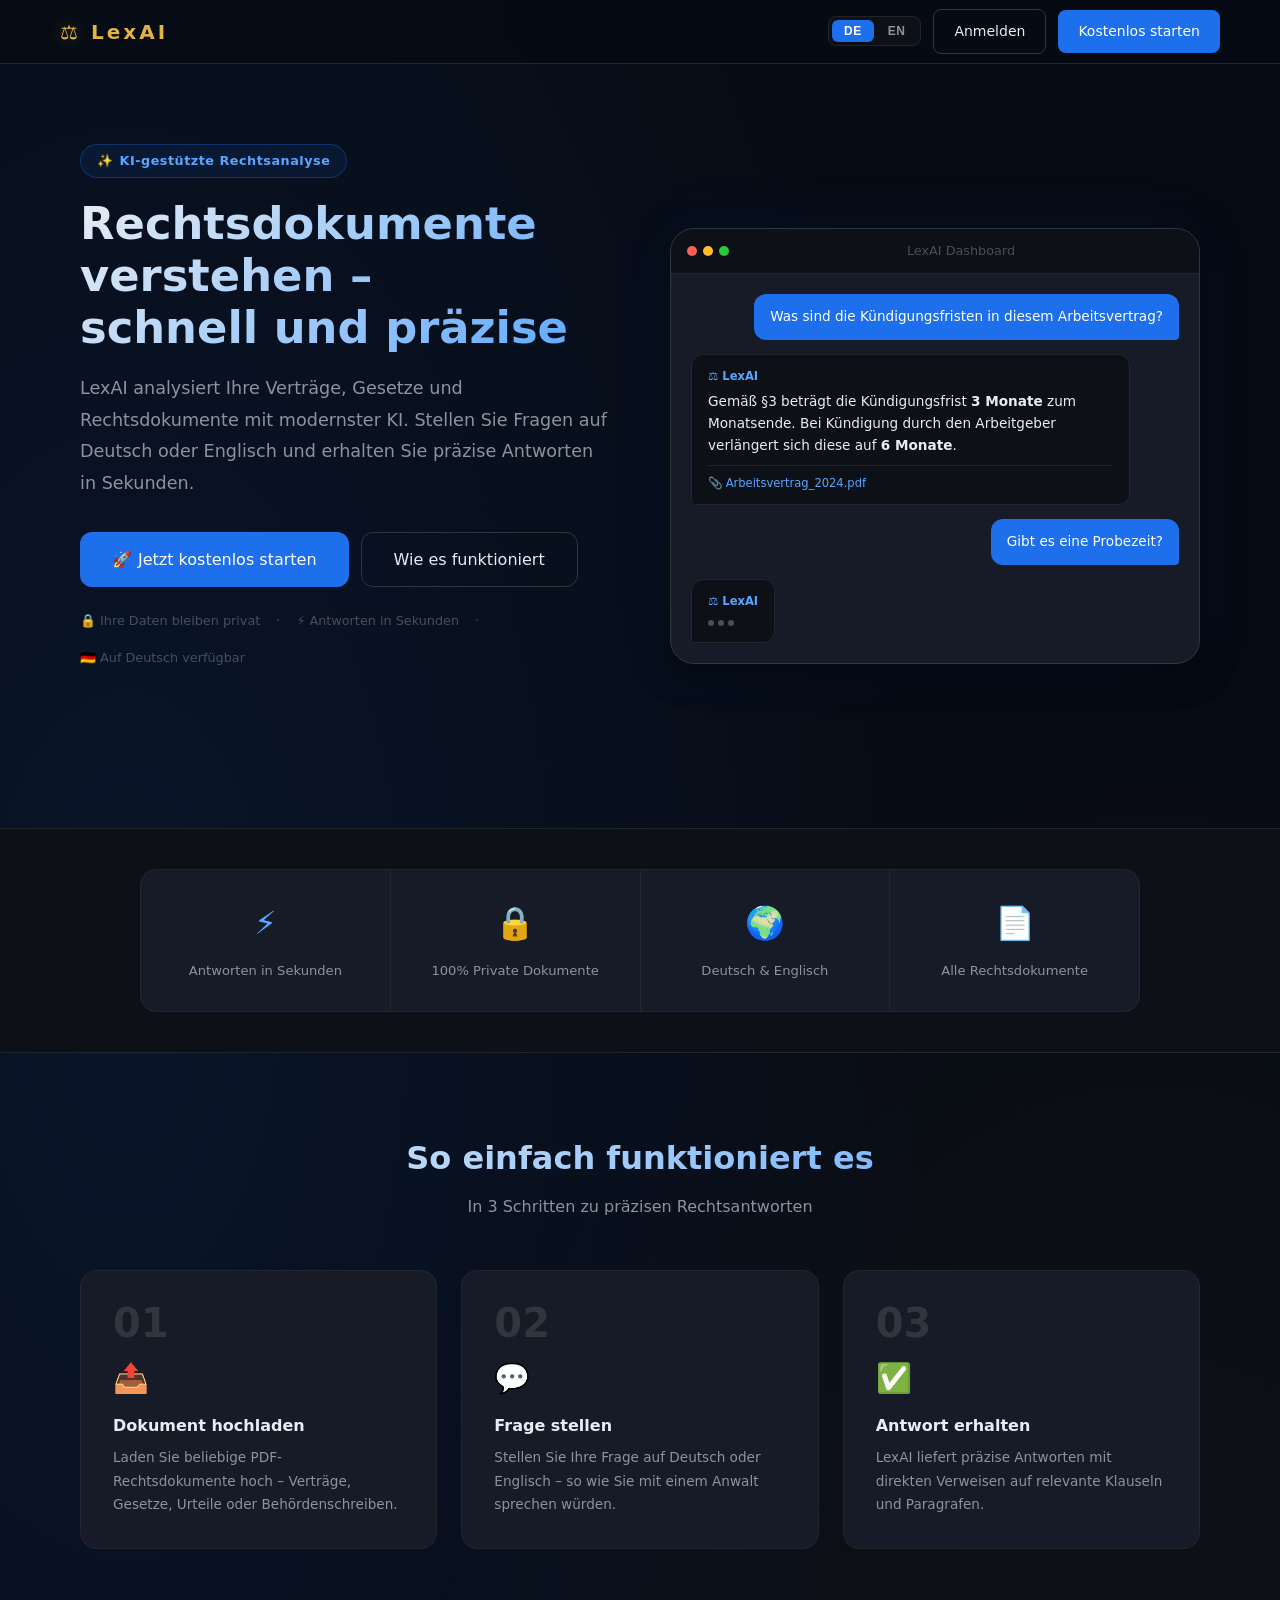
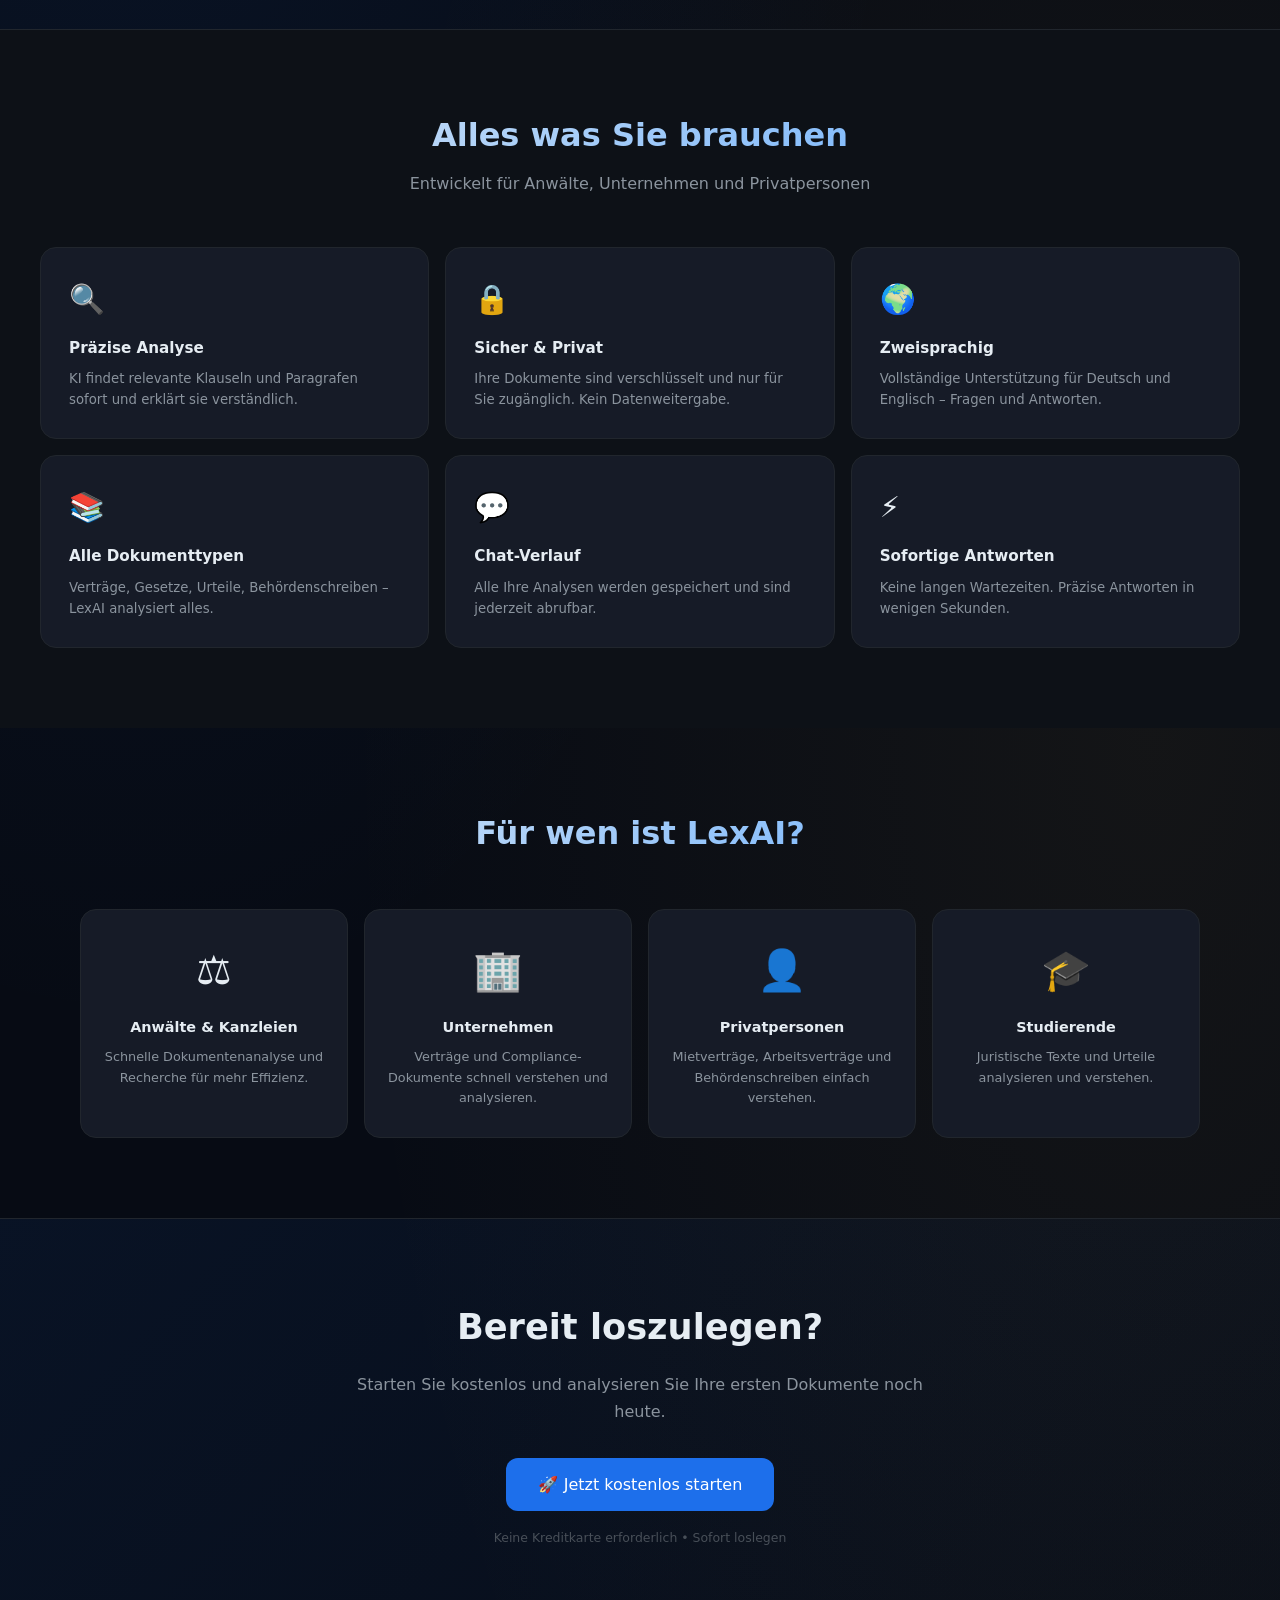
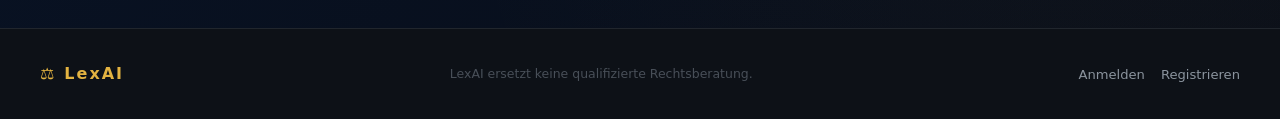
<file: templates/index.html>
<!doctype html>
<html lang="de">
  <head>
    <meta charset="UTF-8" />
    <meta name="viewport" content="width=device-width, initial-scale=1.0" />
    <title>LexAI – KI-gestützte Rechtsanalyse</title>
    <meta
      name="description"
      content="LexAI analysiert Ihre Rechtsdokumente mit KI. Stellen Sie Fragen zu Verträgen, Gesetzen und rechtlichen Dokumenten."
    />
    <link rel="stylesheet" href="/static/css/style.css" />
    <link rel="icon" href="/favicon.ico" />
  </head>
  <body class="landing-page">
    <!-- ═══ NAV ═══ -->
    <nav class="nav">
      <a class="nav-logo" href="/">
        <span>⚖️</span>
        <span>LexAI</span>
      </a>
      <div class="nav-actions">
        <div class="lang-switcher">
          <button onclick="setLang('de')" id="btn-de" class="lang-btn active">
            DE
          </button>
          <button onclick="setLang('en')" id="btn-en" class="lang-btn">
            EN
          </button>
        </div>
        <a
          href="/login"
          class="btn-outline"
          data-de="Anmelden"
          data-en="Sign In"
          >Anmelden</a
        >
        <a
          href="/register"
          class="btn-primary"
          data-de="Kostenlos starten"
          data-en="Start for Free"
          >Kostenlos starten</a
        >
      </div>
    </nav>

    <!-- ═══ HERO ═══ -->
    <section class="hero">
      <div class="hero-content">
        <div class="hero-badge">
          <span>✨</span>
          <span
            data-de="KI-gestützte Rechtsanalyse"
            data-en="AI-Powered Legal Analysis"
          >
            KI-gestützte Rechtsanalyse
          </span>
        </div>

        <h1>
          <span
            data-de="Rechtsdokumente verstehen –"
            data-en="Understand Legal Documents –"
          >
            Rechtsdokumente verstehen –
          </span>
          <br />
          <span data-de="schnell und präzise" data-en="Fast and Precise">
            schnell und präzise
          </span>
        </h1>

        <p
          data-de="LexAI analysiert Ihre Verträge, Gesetze und Rechtsdokumente mit modernster KI. Stellen Sie Fragen auf Deutsch oder Englisch und erhalten Sie präzise Antworten in Sekunden."
          data-en="LexAI analyzes your contracts, laws, and legal documents with cutting-edge AI. Ask questions in German or English and get precise answers in seconds."
        >
          LexAI analysiert Ihre Verträge, Gesetze und Rechtsdokumente mit
          modernster KI. Stellen Sie Fragen auf Deutsch oder Englisch und
          erhalten Sie präzise Antworten in Sekunden.
        </p>

        <div class="hero-actions">
          <a href="/register" class="btn-primary btn-large">
            <span>🚀</span>
            <span
              data-de="Jetzt kostenlos starten"
              data-en="Start for Free Now"
            >
              Jetzt kostenlos starten
            </span>
          </a>
          <a
            href="#how-it-works"
            class="btn-outline btn-large"
            data-de="Wie es funktioniert"
            data-en="How it works"
          >
            Wie es funktioniert
          </a>
        </div>

        <div class="hero-trust">
          <span
            data-de="🔒 Ihre Daten bleiben privat"
            data-en="🔒 Your data stays private"
          >
            🔒 Ihre Daten bleiben privat
          </span>
          <span>·</span>
          <span
            data-de="⚡ Antworten in Sekunden"
            data-en="⚡ Answers in seconds"
          >
            ⚡ Antworten in Sekunden
          </span>
          <span>·</span>
          <span
            data-de="🇩🇪 Auf Deutsch verfügbar"
            data-en="🇩🇪 Available in German"
          >
            🇩🇪 Auf Deutsch verfügbar
          </span>
        </div>
      </div>

      <!-- Demo Preview -->
      <div class="hero-demo">
        <div class="demo-window">
          <div class="demo-topbar">
            <div class="demo-dots"><span></span><span></span><span></span></div>
            <span class="demo-title">LexAI Dashboard</span>
          </div>
          <div class="demo-content">
            <div class="demo-message user">
              <span
                data-de="Was sind die Kündigungsfristen in diesem Arbeitsvertrag?"
                data-en="What are the notice periods in this employment contract?"
              >
                Was sind die Kündigungsfristen in diesem Arbeitsvertrag?
              </span>
            </div>
            <div class="demo-message bot">
              <div class="demo-bot-header">⚖️ LexAI</div>
              <span>
                Gemäß §3 beträgt die Kündigungsfrist
                <strong>3 Monate</strong> zum Monatsende. Bei Kündigung durch
                den Arbeitgeber verlängert sich diese auf
                <strong>6 Monate</strong>.
              </span>
              <div class="demo-source">📎 Arbeitsvertrag_2024.pdf</div>
            </div>
            <div class="demo-message user">
              <span
                data-de="Gibt es eine Probezeit?"
                data-en="Is there a probationary period?"
              >
                Gibt es eine Probezeit?
              </span>
            </div>
            <div class="demo-message bot typing">
              <div class="demo-bot-header">⚖️ LexAI</div>
              <div class="demo-typing">
                <span></span><span></span><span></span>
              </div>
            </div>
          </div>
        </div>
      </div>
    </section>

    <!-- ═══ STATS ═══ -->
    <section class="stats-section">
      <div class="stats-grid">
        <div class="stat-item">
          <span class="stat-number">⚡</span>
          <span
            class="stat-label"
            data-de="Antworten in Sekunden"
            data-en="Answers in seconds"
          >
            Antworten in Sekunden
          </span>
        </div>
        <div class="stat-item">
          <span class="stat-number">🔒</span>
          <span
            class="stat-label"
            data-de="100% Private Dokumente"
            data-en="100% Private Documents"
          >
            100% Private Dokumente
          </span>
        </div>
        <div class="stat-item">
          <span class="stat-number">🌍</span>
          <span
            class="stat-label"
            data-de="Deutsch & Englisch"
            data-en="German & English"
          >
            Deutsch & Englisch
          </span>
        </div>
        <div class="stat-item">
          <span class="stat-number">📄</span>
          <span
            class="stat-label"
            data-de="Alle Rechtsdokumente"
            data-en="All Legal Documents"
          >
            Alle Rechtsdokumente
          </span>
        </div>
      </div>
    </section>

    <!-- ═══ HOW IT WORKS ═══ -->
    <section class="how-section" id="how-it-works">
      <div class="section-header">
        <h2 data-de="So einfach funktioniert es" data-en="It's this simple">
          So einfach funktioniert es
        </h2>
        <p
          data-de="In 3 Schritten zu präzisen Rechtsantworten"
          data-en="3 steps to precise legal answers"
        >
          In 3 Schritten zu präzisen Rechtsantworten
        </p>
      </div>

      <div class="steps-grid">
        <div class="step-card">
          <div class="step-number">01</div>
          <div class="step-icon">📤</div>
          <h3 data-de="Dokument hochladen" data-en="Upload Document">
            Dokument hochladen
          </h3>
          <p
            data-de="Laden Sie beliebige PDF-Rechtsdokumente hoch – Verträge, Gesetze, Urteile oder Behördenschreiben."
            data-en="Upload any PDF legal documents – contracts, laws, judgments, or official letters."
          >
            Laden Sie beliebige PDF-Rechtsdokumente hoch.
          </p>
        </div>
        <div class="step-card">
          <div class="step-number">02</div>
          <div class="step-icon">💬</div>
          <h3 data-de="Frage stellen" data-en="Ask a Question">
            Frage stellen
          </h3>
          <p
            data-de="Stellen Sie Ihre Frage auf Deutsch oder Englisch – so wie Sie mit einem Anwalt sprechen würden."
            data-en="Ask your question in German or English – just like talking to a lawyer."
          >
            Stellen Sie Ihre Frage auf Deutsch oder Englisch.
          </p>
        </div>
        <div class="step-card">
          <div class="step-number">03</div>
          <div class="step-icon">✅</div>
          <h3 data-de="Antwort erhalten" data-en="Get Your Answer">
            Antwort erhalten
          </h3>
          <p
            data-de="LexAI liefert präzise Antworten mit direkten Verweisen auf relevante Klauseln und Paragrafen."
            data-en="LexAI delivers precise answers with direct references to relevant clauses and paragraphs."
          >
            LexAI liefert präzise Antworten mit Quellenangaben.
          </p>
        </div>
      </div>
    </section>

    <!-- ═══ FEATURES ═══ -->
    <section class="features-section">
      <div class="section-header">
        <h2 data-de="Alles was Sie brauchen" data-en="Everything you need">
          Alles was Sie brauchen
        </h2>
        <p
          data-de="Entwickelt für Anwälte, Unternehmen und Privatpersonen"
          data-en="Built for lawyers, businesses, and individuals"
        >
          Entwickelt für Anwälte, Unternehmen und Privatpersonen
        </p>
      </div>

      <div class="features-grid">
        <div class="feature-card">
          <div class="feature-icon">🔍</div>
          <h3 data-de="Präzise Analyse" data-en="Precise Analysis">
            Präzise Analyse
          </h3>
          <p
            data-de="KI findet relevante Klauseln und Paragrafen sofort und erklärt sie verständlich."
            data-en="AI finds relevant clauses and paragraphs instantly and explains them clearly."
          >
            KI findet relevante Klauseln sofort.
          </p>
        </div>
        <div class="feature-card">
          <div class="feature-icon">🔒</div>
          <h3 data-de="Sicher & Privat" data-en="Secure & Private">
            Sicher & Privat
          </h3>
          <p
            data-de="Ihre Dokumente sind verschlüsselt und nur für Sie zugänglich. Kein Datenweitergabe."
            data-en="Your documents are encrypted and only accessible to you. No data sharing."
          >
            Ihre Dokumente bleiben privat.
          </p>
        </div>
        <div class="feature-card">
          <div class="feature-icon">🌍</div>
          <h3 data-de="Zweisprachig" data-en="Bilingual">Zweisprachig</h3>
          <p
            data-de="Vollständige Unterstützung für Deutsch und Englisch – Fragen und Antworten."
            data-en="Full support for German and English – questions and answers."
          >
            Deutsch und Englisch vollständig unterstützt.
          </p>
        </div>
        <div class="feature-card">
          <div class="feature-icon">📚</div>
          <h3 data-de="Alle Dokumenttypen" data-en="All Document Types">
            Alle Dokumenttypen
          </h3>
          <p
            data-de="Verträge, Gesetze, Urteile, Behördenschreiben – LexAI analysiert alles."
            data-en="Contracts, laws, judgments, official letters – LexAI analyzes everything."
          >
            Verträge, Gesetze, Urteile und mehr.
          </p>
        </div>
        <div class="feature-card">
          <div class="feature-icon">💬</div>
          <h3 data-de="Chat-Verlauf" data-en="Chat History">Chat-Verlauf</h3>
          <p
            data-de="Alle Ihre Analysen werden gespeichert und sind jederzeit abrufbar."
            data-en="All your analyses are saved and accessible at any time."
          >
            Alle Analysen gespeichert und abrufbar.
          </p>
        </div>
        <div class="feature-card">
          <div class="feature-icon">⚡</div>
          <h3 data-de="Sofortige Antworten" data-en="Instant Answers">
            Sofortige Antworten
          </h3>
          <p
            data-de="Keine langen Wartezeiten. Präzise Antworten in wenigen Sekunden."
            data-en="No long waiting times. Precise answers in just a few seconds."
          >
            Präzise Antworten in Sekunden.
          </p>
        </div>
      </div>
    </section>

    <!-- ═══ USE CASES ═══ -->
    <section class="usecases-section">
      <div class="section-header">
        <h2 data-de="Für wen ist LexAI?" data-en="Who is LexAI for?">
          Für wen ist LexAI?
        </h2>
      </div>
      <div class="usecases-grid">
        <div class="usecase-card">
          <span class="usecase-icon">⚖️</span>
          <h3 data-de="Anwälte & Kanzleien" data-en="Lawyers & Law Firms">
            Anwälte & Kanzleien
          </h3>
          <p
            data-de="Schnelle Dokumentenanalyse und Recherche für mehr Effizienz."
            data-en="Fast document analysis and research for greater efficiency."
          >
            Schnelle Analyse für mehr Effizienz.
          </p>
        </div>
        <div class="usecase-card">
          <span class="usecase-icon">🏢</span>
          <h3 data-de="Unternehmen" data-en="Businesses">Unternehmen</h3>
          <p
            data-de="Verträge und Compliance-Dokumente schnell verstehen und analysieren."
            data-en="Quickly understand and analyze contracts and compliance documents."
          >
            Verträge schnell verstehen.
          </p>
        </div>
        <div class="usecase-card">
          <span class="usecase-icon">👤</span>
          <h3 data-de="Privatpersonen" data-en="Individuals">Privatpersonen</h3>
          <p
            data-de="Mietverträge, Arbeitsverträge und Behördenschreiben einfach verstehen."
            data-en="Easily understand rental agreements, employment contracts, and official letters."
          >
            Mietverträge einfach verstehen.
          </p>
        </div>
        <div class="usecase-card">
          <span class="usecase-icon">🎓</span>
          <h3 data-de="Studierende" data-en="Students">Studierende</h3>
          <p
            data-de="Juristische Texte und Urteile analysieren und verstehen."
            data-en="Analyze and understand legal texts and judgments."
          >
            Juristische Texte verstehen.
          </p>
        </div>
      </div>
    </section>

    <!-- ═══ CTA ═══ -->
    <section class="cta-section">
      <div class="cta-content">
        <h2 data-de="Bereit loszulegen?" data-en="Ready to get started?">
          Bereit loszulegen?
        </h2>
        <p
          data-de="Starten Sie kostenlos und analysieren Sie Ihre ersten Dokumente noch heute."
          data-en="Start for free and analyze your first documents today."
        >
          Starten Sie kostenlos und analysieren Sie Ihre ersten Dokumente noch
          heute.
        </p>
        <a href="/register" class="btn-primary btn-large">
          <span>🚀</span>
          <span data-de="Jetzt kostenlos starten" data-en="Start for Free Now">
            Jetzt kostenlos starten
          </span>
        </a>
        <p
          class="cta-note"
          data-de="Keine Kreditkarte erforderlich • Sofort loslegen"
          data-en="No credit card required • Start immediately"
        >
          Keine Kreditkarte erforderlich • Sofort loslegen
        </p>
      </div>
    </section>

    <!-- ═══ FOOTER ═══ -->
    <footer class="footer">
      <div class="footer-content">
        <div class="footer-logo">
          <span>⚖️</span>
          <span>LexAI</span>
        </div>
        <p
          class="footer-note"
          data-de="LexAI ersetzt keine qualifizierte Rechtsberatung."
          data-en="LexAI does not replace qualified legal advice."
        >
          LexAI ersetzt keine qualifizierte Rechtsberatung.
        </p>
        <div class="footer-links">
          <a href="/login" data-de="Anmelden" data-en="Sign In">Anmelden</a>
          <a href="/register" data-de="Registrieren" data-en="Register"
            >Registrieren</a
          >
        </div>
      </div>
    </footer>

    <script src="/static/js/i18n.js"></script>
    <script>
      const token = localStorage.getItem("lexai_token");
      if (token) window.location.href = "/dashboard";
    </script>
  </body>
</html>
</file>
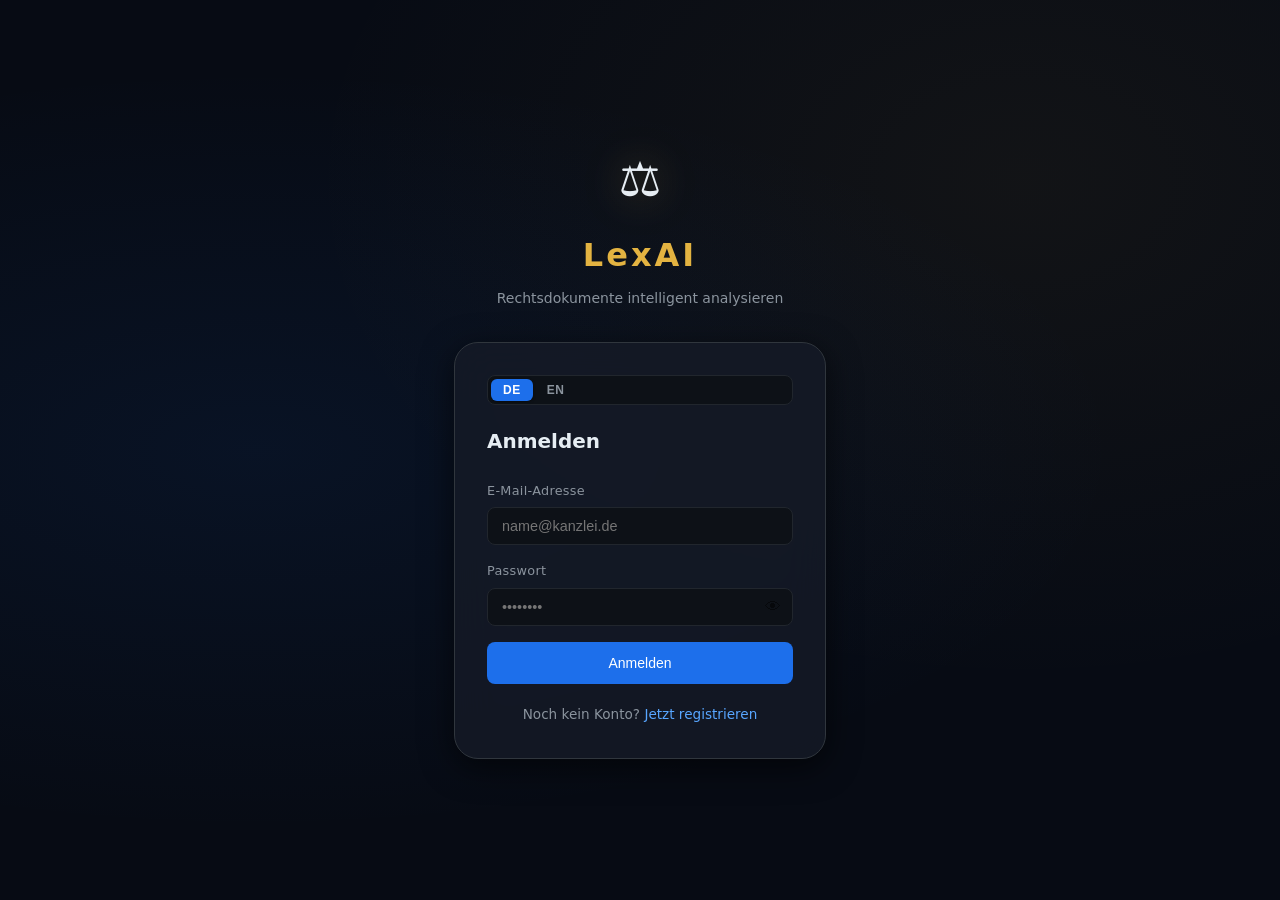
<file: templates/login.html>
<!doctype html>
<html lang="de">
  <head>
    <meta charset="UTF-8" />
    <meta name="viewport" content="width=device-width, initial-scale=1.0" />
    <title>LexAI – Login</title>
    <link rel="stylesheet" href="/static/css/style.css" />
  </head>
  <body class="auth-page">
    <div class="auth-container">
      <div class="auth-logo">
        <span class="logo-icon">⚖️</span>
        <h1>LexAI</h1>
        <p
          class="auth-subtitle"
          data-de="Rechtsdokumente intelligent analysieren"
          data-en="Intelligent Legal Document Analysis"
        >
          Rechtsdokumente intelligent analysieren
        </p>
      </div>

      <div class="auth-card">
        <div class="lang-switcher">
          <button onclick="setLang('de')" id="btn-de" class="lang-btn active">
            DE
          </button>
          <button onclick="setLang('en')" id="btn-en" class="lang-btn">
            EN
          </button>
        </div>

        <h2 data-de="Anmelden" data-en="Sign In">Anmelden</h2>

        <div id="error-msg" class="alert alert-error hidden"></div>

        <form id="login-form">
          <div class="form-group">
            <label data-de="E-Mail-Adresse" data-en="Email Address">
              E-Mail-Adresse
            </label>
            <input
              type="email"
              id="email"
              required
              placeholder="name@kanzlei.de"
            />
          </div>

          <div class="form-group">
            <label data-de="Passwort" data-en="Password">Passwort</label>
            <div class="input-password">
              <input
                type="password"
                id="password"
                required
                placeholder="••••••••"
              />
              <button
                type="button"
                onclick="togglePassword()"
                class="toggle-pass"
              >
                👁
              </button>
            </div>
          </div>

          <button type="submit" class="btn-primary btn-full" id="submit-btn">
            <span data-de="Anmelden" data-en="Sign In">Anmelden</span>
          </button>
        </form>

        <p class="auth-link">
          <span data-de="Noch kein Konto?" data-en="No account yet?">
            Noch kein Konto?
          </span>
          <a
            href="/register"
            data-de="Jetzt registrieren"
            data-en="Register now"
          >
            Jetzt registrieren
          </a>
        </p>
      </div>
    </div>

    <script src="/static/js/i18n.js"></script>
    <script src="/static/js/auth.js"></script>
    <script>
      document
        .getElementById("login-form")
        .addEventListener("submit", async (e) => {
          e.preventDefault();
          await handleLogin(
            document.getElementById("email").value,
            document.getElementById("password").value,
          );
        });
    </script>
  </body>
</html>
</file>
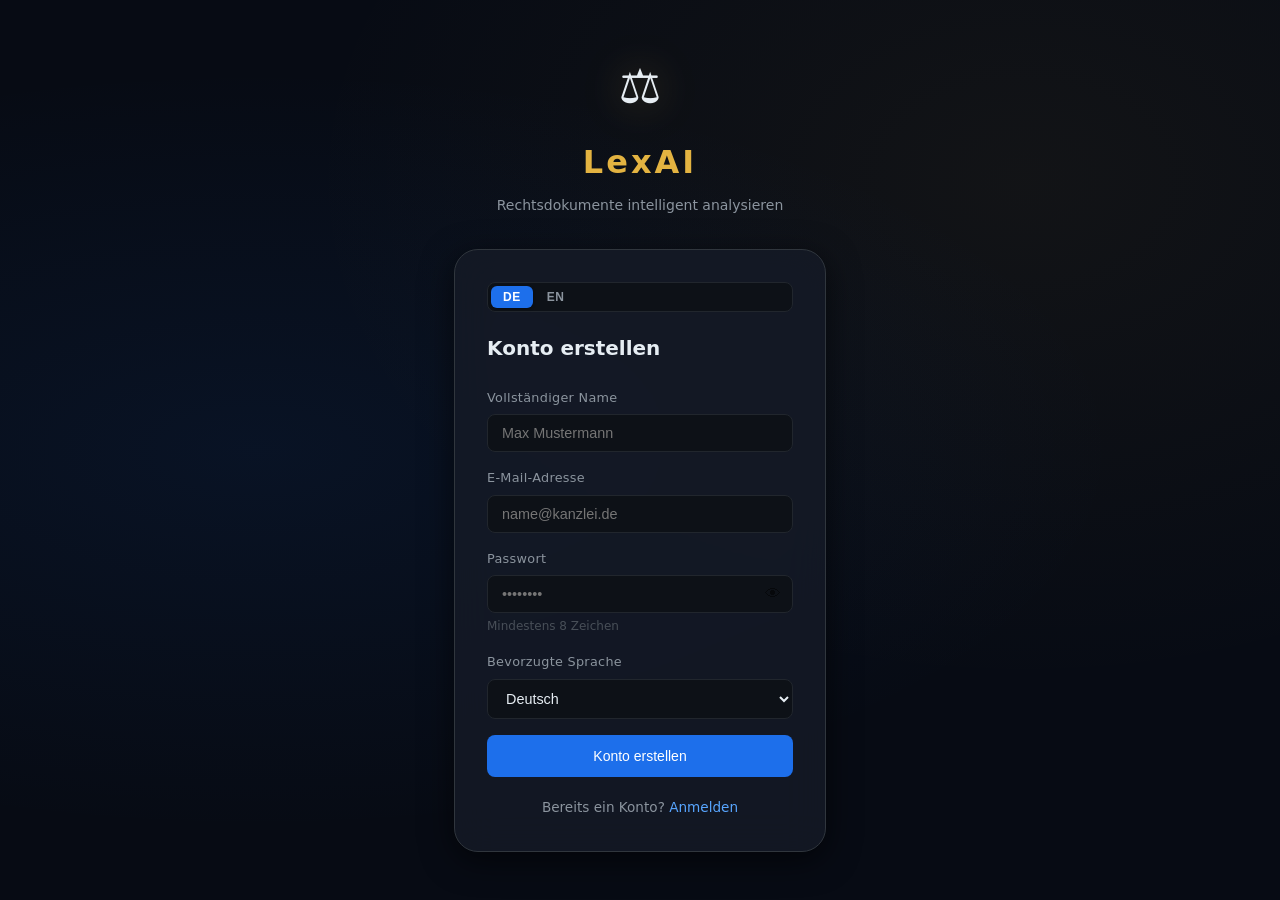
<file: templates/register.html>
<!doctype html>
<html lang="de">
  <head>
    <meta charset="UTF-8" />
    <meta name="viewport" content="width=device-width, initial-scale=1.0" />
    <title>LexAI – Registrieren</title>
    <link rel="stylesheet" href="/static/css/style.css" />
  </head>
  <body class="auth-page">
    <div class="auth-container">
      <div class="auth-logo">
        <span class="logo-icon">⚖️</span>
        <h1>LexAI</h1>
        <p
          class="auth-subtitle"
          data-de="Rechtsdokumente intelligent analysieren"
          data-en="Intelligent Legal Document Analysis"
        >
          Rechtsdokumente intelligent analysieren
        </p>
      </div>

      <div class="auth-card">
        <div class="lang-switcher">
          <button onclick="setLang('de')" id="btn-de" class="lang-btn active">
            DE
          </button>
          <button onclick="setLang('en')" id="btn-en" class="lang-btn">
            EN
          </button>
        </div>

        <h2 data-de="Konto erstellen" data-en="Create Account">
          Konto erstellen
        </h2>

        <div id="error-msg" class="alert alert-error hidden"></div>

        <form id="register-form">
          <div class="form-group">
            <label data-de="Vollständiger Name" data-en="Full Name">
              Vollständiger Name
            </label>
            <input
              type="text"
              id="full_name"
              required
              placeholder="Max Mustermann"
            />
          </div>

          <div class="form-group">
            <label data-de="E-Mail-Adresse" data-en="Email Address">
              E-Mail-Adresse
            </label>
            <input
              type="email"
              id="email"
              required
              placeholder="name@kanzlei.de"
            />
          </div>

          <div class="form-group">
            <label data-de="Passwort" data-en="Password">Passwort</label>
            <div class="input-password">
              <input
                type="password"
                id="password"
                required
                placeholder="••••••••"
              />
              <button
                type="button"
                onclick="togglePassword()"
                class="toggle-pass"
              >
                👁
              </button>
            </div>
            <small
              data-de="Mindestens 8 Zeichen"
              data-en="At least 8 characters"
            >
              Mindestens 8 Zeichen
            </small>
          </div>

          <div class="form-group">
            <label data-de="Bevorzugte Sprache" data-en="Preferred Language">
              Bevorzugte Sprache
            </label>
            <select id="language">
              <option value="de">Deutsch</option>
              <option value="en">English</option>
            </select>
          </div>

          <button type="submit" class="btn-primary btn-full" id="submit-btn">
            <span data-de="Konto erstellen" data-en="Create Account"
              >Konto erstellen</span
            >
          </button>
        </form>

        <p class="auth-link">
          <span data-de="Bereits ein Konto?" data-en="Already have an account?"
            >Bereits ein Konto?</span
          >
          <a href="/login" data-de="Anmelden" data-en="Sign In">Anmelden</a>
        </p>
      </div>
    </div>

    <script src="/static/js/i18n.js"></script>
    <script src="/static/js/auth.js"></script>
    <script>
      document
        .getElementById("register-form")
        .addEventListener("submit", async (e) => {
          e.preventDefault();
          await handleRegister(
            document.getElementById("full_name").value,
            document.getElementById("email").value,
            document.getElementById("password").value,
            document.getElementById("language").value,
          );
        });
    </script>
  </body>
</html>
</file>
<file: static/css/style.css>
/* ═══════════════════════════════════════
   CSS Variables & Reset
═══════════════════════════════════════ */
:root {
  --bg-primary: #070b14;
  --bg-secondary: #0d1117;
  --bg-card: #161b27;
  --bg-hover: #1c2333;
  --bg-glass: rgba(22, 27, 39, 0.8);
  --border: #21262d;
  --border-light: #30363d;
  --accent: #1d6feb;
  --accent-hover: #1558c0;
  --accent-light: #58a6ff;
  --accent-glow: rgba(29, 111, 235, 0.15);
  --text-primary: #e6edf3;
  --text-secondary: #8b949e;
  --text-muted: #484f58;
  --success: #3fb950;
  --error: #f85149;
  --warning: #d29922;
  --gold: #e3b341;
  --gold-light: #f0d070;
  --radius-sm: 8px;
  --radius-md: 12px;
  --radius-lg: 16px;
  --radius-xl: 24px;
  --shadow-sm: 0 1px 3px rgba(0, 0, 0, 0.4);
  --shadow-md: 0 4px 16px rgba(0, 0, 0, 0.5);
  --shadow-lg: 0 8px 32px rgba(0, 0, 0, 0.6);
  --shadow-glow: 0 0 20px rgba(29, 111, 235, 0.2);
  --font: "Segoe UI", system-ui, -apple-system, sans-serif;
  --font-mono: "Cascadia Code", "Fira Code", monospace;
  --transition: 0.2s cubic-bezier(0.4, 0, 0.2, 1);
}

*,
*::before,
*::after {
  margin: 0;
  padding: 0;
  box-sizing: border-box;
}

html {
  scroll-behavior: smooth;
}

body {
  font-family: var(--font);
  background: var(--bg-primary);
  color: var(--text-primary);
  min-height: 100vh;
  line-height: 1.6;
  -webkit-font-smoothing: antialiased;
}

/* ═══════════════════════════════════════
   Scrollbar
═══════════════════════════════════════ */
::-webkit-scrollbar {
  width: 6px;
  height: 6px;
}
::-webkit-scrollbar-track {
  background: transparent;
}
::-webkit-scrollbar-thumb {
  background: var(--border-light);
  border-radius: 100px;
}
::-webkit-scrollbar-thumb:hover {
  background: var(--text-muted);
}

/* ═══════════════════════════════════════
   Buttons
═══════════════════════════════════════ */
.btn-primary {
  background: var(--accent);
  color: white;
  padding: 10px 20px;
  border-radius: var(--radius-sm);
  border: none;
  cursor: pointer;
  font-size: 0.875rem;
  font-weight: 500;
  text-decoration: none;
  display: inline-flex;
  align-items: center;
  gap: 6px;
  transition: var(--transition);
  white-space: nowrap;
}
.btn-primary:hover {
  background: var(--accent-hover);
  box-shadow: var(--shadow-glow);
  transform: translateY(-1px);
}
.btn-primary:active {
  transform: translateY(0);
}
.btn-primary.btn-full {
  width: 100%;
  justify-content: center;
  padding: 13px;
}
.btn-primary.btn-large {
  padding: 14px 32px;
  font-size: 1rem;
  border-radius: var(--radius-md);
}

.btn-outline {
  background: transparent;
  color: var(--text-primary);
  padding: 10px 20px;
  border-radius: var(--radius-sm);
  border: 1px solid var(--border-light);
  cursor: pointer;
  font-size: 0.875rem;
  text-decoration: none;
  display: inline-flex;
  align-items: center;
  gap: 6px;
  transition: var(--transition);
  white-space: nowrap;
}
.btn-outline:hover {
  border-color: var(--accent-light);
  background: var(--accent-glow);
  transform: translateY(-1px);
}
.btn-outline.btn-large {
  padding: 14px 32px;
  font-size: 1rem;
  border-radius: var(--radius-md);
}

/* ═══════════════════════════════════════
   Language Switcher
═══════════════════════════════════════ */
.lang-switcher {
  display: flex;
  gap: 2px;
  background: var(--bg-secondary);
  padding: 3px;
  border-radius: var(--radius-sm);
  border: 1px solid var(--border);
}
.lang-btn {
  background: transparent;
  border: none;
  color: var(--text-secondary);
  padding: 4px 12px;
  border-radius: 6px;
  cursor: pointer;
  font-size: 0.75rem;
  font-weight: 600;
  letter-spacing: 0.5px;
  transition: var(--transition);
}
.lang-btn.active {
  background: var(--accent);
  color: white;
  box-shadow: var(--shadow-sm);
}

/* ═══════════════════════════════════════
   Auth Pages
═══════════════════════════════════════ */
.auth-page {
  display: flex;
  align-items: center;
  justify-content: center;
  min-height: 100vh;
  background:
    radial-gradient(
      ellipse at 20% 50%,
      rgba(29, 111, 235, 0.08) 0%,
      transparent 60%
    ),
    radial-gradient(
      ellipse at 80% 20%,
      rgba(227, 179, 65, 0.05) 0%,
      transparent 50%
    ),
    var(--bg-primary);
}

.auth-container {
  width: 100%;
  max-width: 420px;
  padding: 24px;
}

.auth-logo {
  text-align: center;
  margin-bottom: 32px;
}
.auth-logo .logo-icon {
  font-size: 3rem;
  display: block;
  margin-bottom: 12px;
  filter: drop-shadow(0 0 20px rgba(227, 179, 65, 0.4));
}
.auth-logo h1 {
  font-size: 2rem;
  font-weight: 700;
  color: var(--gold);
  letter-spacing: 3px;
}
.auth-subtitle {
  color: var(--text-secondary);
  font-size: 0.875rem;
  margin-top: 6px;
}

.auth-card {
  background: var(--bg-glass);
  backdrop-filter: blur(20px);
  border-radius: var(--radius-xl);
  padding: 32px;
  border: 1px solid var(--border-light);
  box-shadow: var(--shadow-lg);
}

.auth-card h2 {
  font-size: 1.25rem;
  font-weight: 600;
  margin-bottom: 24px;
  color: var(--text-primary);
}

.auth-card .lang-switcher {
  margin-bottom: 20px;
}

/* Form */
.form-group {
  margin-bottom: 16px;
}
.form-group label {
  display: block;
  font-size: 0.8rem;
  color: var(--text-secondary);
  margin-bottom: 6px;
  font-weight: 500;
  letter-spacing: 0.3px;
}
.form-group input,
.form-group select {
  width: 100%;
  background: var(--bg-secondary);
  border: 1px solid var(--border);
  border-radius: var(--radius-sm);
  padding: 10px 14px;
  color: var(--text-primary);
  font-size: 0.9rem;
  outline: none;
  transition: var(--transition);
}
.form-group input:focus,
.form-group select:focus {
  border-color: var(--accent-light);
  box-shadow: 0 0 0 3px var(--accent-glow);
}
.form-group small {
  color: var(--text-muted);
  font-size: 0.75rem;
  margin-top: 4px;
  display: block;
}

.input-password {
  position: relative;
}
.input-password input {
  padding-right: 44px;
}
.toggle-pass {
  position: absolute;
  right: 12px;
  top: 50%;
  transform: translateY(-50%);
  background: none;
  border: none;
  cursor: pointer;
  font-size: 1rem;
  opacity: 0.5;
  transition: opacity 0.2s;
}
.toggle-pass:hover {
  opacity: 1;
}

.auth-link {
  text-align: center;
  margin-top: 20px;
  font-size: 0.85rem;
  color: var(--text-secondary);
}
.auth-link a {
  color: var(--accent-light);
  text-decoration: none;
  font-weight: 500;
}
.auth-link a:hover {
  text-decoration: underline;
}

/* Alerts */
.alert {
  padding: 12px 16px;
  border-radius: var(--radius-sm);
  font-size: 0.85rem;
  margin-bottom: 16px;
  display: flex;
  align-items: center;
  gap: 8px;
}
.alert-error {
  background: rgba(248, 81, 73, 0.1);
  border: 1px solid rgba(248, 81, 73, 0.3);
  color: #ffa198;
}
.alert-success {
  background: rgba(63, 185, 80, 0.1);
  border: 1px solid rgba(63, 185, 80, 0.3);
  color: #7ee787;
}
.hidden {
  display: none !important;
}

/* ═══════════════════════════════════════
   Landing Page
═══════════════════════════════════════ */
.landing-page {
  background:
    radial-gradient(
      ellipse at 10% 30%,
      rgba(29, 111, 235, 0.1) 0%,
      transparent 50%
    ),
    radial-gradient(
      ellipse at 90% 70%,
      rgba(227, 179, 65, 0.06) 0%,
      transparent 50%
    ),
    var(--bg-primary);
}

.nav {
  display: flex;
  align-items: center;
  justify-content: space-between;
  padding: 0 60px;
  height: 64px;
  border-bottom: 1px solid var(--border);
  position: sticky;
  top: 0;
  background: rgba(7, 11, 20, 0.85);
  backdrop-filter: blur(20px);
  z-index: 100;
}
.nav-logo {
  display: flex;
  align-items: center;
  gap: 10px;
  font-size: 1.25rem;
  font-weight: 700;
  color: var(--gold);
  letter-spacing: 3px;
  text-decoration: none;
}
.nav-logo span:first-child {
  filter: drop-shadow(0 0 8px rgba(227, 179, 65, 0.4));
}
.nav-actions {
  display: flex;
  align-items: center;
  gap: 12px;
}

/* Hero */
.hero {
  max-width: 1100px;
  margin: 0 auto;
  padding: 100px 40px 80px;
}

.hero-content {
  text-align: center;
  margin-bottom: 80px;
}

.hero-badge {
  display: inline-flex;
  align-items: center;
  gap: 6px;
  background: rgba(29, 111, 235, 0.1);
  border: 1px solid rgba(29, 111, 235, 0.3);
  color: var(--accent-light);
  padding: 6px 16px;
  border-radius: 100px;
  font-size: 0.8rem;
  font-weight: 600;
  margin-bottom: 28px;
  letter-spacing: 0.5px;
}

.hero-content h1 {
  font-size: 3.5rem;
  font-weight: 800;
  line-height: 1.15;
  margin-bottom: 20px;
  background: linear-gradient(
    135deg,
    var(--text-primary) 0%,
    var(--accent-light) 100%
  );
  -webkit-background-clip: text;
  -webkit-text-fill-color: transparent;
  background-clip: text;
}

.hero-content p {
  font-size: 1.1rem;
  color: var(--text-secondary);
  max-width: 580px;
  margin: 0 auto 40px;
  line-height: 1.8;
}

.hero-actions {
  display: flex;
  gap: 12px;
  justify-content: center;
  flex-wrap: wrap;
}

/* Stats */
.hero-stats {
  display: grid;
  grid-template-columns: repeat(3, 1fr);
  gap: 1px;
  background: var(--border);
  border-radius: var(--radius-lg);
  overflow: hidden;
  margin-bottom: 60px;
  border: 1px solid var(--border);
}
.stat-item {
  background: var(--bg-card);
  padding: 28px;
  text-align: center;
}
.stat-number {
  font-size: 2rem;
  font-weight: 700;
  color: var(--accent-light);
  display: block;
}
.stat-label {
  font-size: 0.82rem;
  color: var(--text-secondary);
  margin-top: 4px;
}

/* Features */
.hero-features {
  display: grid;
  grid-template-columns: repeat(3, 1fr);
  gap: 16px;
}
.feature-card {
  background: var(--bg-card);
  border: 1px solid var(--border);
  border-radius: var(--radius-lg);
  padding: 28px;
  transition: var(--transition);
  position: relative;
  overflow: hidden;
}
.feature-card::before {
  content: "";
  position: absolute;
  top: 0;
  left: 0;
  right: 0;
  height: 1px;
  background: linear-gradient(90deg, transparent, var(--accent), transparent);
  opacity: 0;
  transition: opacity 0.3s;
}
.feature-card:hover {
  border-color: var(--border-light);
  transform: translateY(-4px);
  box-shadow: var(--shadow-md);
}
.feature-card:hover::before {
  opacity: 1;
}

.feature-icon {
  font-size: 1.8rem;
  display: block;
  margin-bottom: 14px;
}
.feature-card h3 {
  font-size: 0.95rem;
  font-weight: 600;
  margin-bottom: 8px;
}
.feature-card p {
  font-size: 0.83rem;
  color: var(--text-secondary);
  line-height: 1.6;
}

/* ═══════════════════════════════════════
   Dashboard Layout
═══════════════════════════════════════ */
.dashboard-page {
  display: flex;
  height: 100vh;
  overflow: hidden;
}

/* ── Sidebar ── */
.sidebar {
  width: 260px;
  min-width: 260px;
  background: var(--bg-secondary);
  border-right: 1px solid var(--border);
  display: flex;
  flex-direction: column;
  height: 100vh;
  overflow: hidden;
}

.sidebar-logo {
  display: flex;
  align-items: center;
  gap: 10px;
  padding: 0 16px;
  height: 56px;
  font-size: 1.1rem;
  font-weight: 700;
  color: var(--gold);
  letter-spacing: 2px;
  border-bottom: 1px solid var(--border);
  flex-shrink: 0;
}
.sidebar-logo span:first-child {
  filter: drop-shadow(0 0 6px rgba(227, 179, 65, 0.4));
}

.sidebar-section {
  padding: 10px 8px;
  flex-shrink: 0;
}

.btn-new-chat {
  display: flex;
  align-items: center;
  gap: 8px;
  width: 100%;
  background: var(--accent);
  border: none;
  border-radius: var(--radius-sm);
  padding: 9px 14px;
  color: white;
  cursor: pointer;
  font-size: 0.875rem;
  font-weight: 500;
  transition: var(--transition);
}
.btn-new-chat:hover {
  background: var(--accent-hover);
  box-shadow: var(--shadow-glow);
}

.sidebar-label {
  font-size: 0.68rem;
  font-weight: 600;
  color: var(--text-muted);
  text-transform: uppercase;
  letter-spacing: 1px;
  padding: 0 8px;
  margin-bottom: 6px;
}

.sessions-wrapper {
  flex: 1;
  overflow-y: auto;
  padding: 4px 8px;
}

.session-item {
  display: flex;
  align-items: center;
  gap: 8px;
  padding: 8px 10px;
  border-radius: var(--radius-sm);
  cursor: pointer;
  transition: var(--transition);
  font-size: 0.82rem;
  color: var(--text-secondary);
}
.session-item:hover {
  background: var(--bg-hover);
  color: var(--text-primary);
}
.session-item.active {
  background: var(--bg-hover);
  color: var(--text-primary);
  border-right: 2px solid var(--accent);
}
.session-icon {
  font-size: 0.85rem;
  opacity: 0.6;
  flex-shrink: 0;
}
.session-title {
  flex: 1;
  overflow: hidden;
  text-overflow: ellipsis;
  white-space: nowrap;
}
.btn-del-session {
  background: none;
  border: none;
  color: var(--text-muted);
  cursor: pointer;
  font-size: 1rem;
  opacity: 0;
  transition: opacity 0.15s;
  padding: 2px 4px;
  border-radius: 4px;
  line-height: 1;
}
.session-item:hover .btn-del-session {
  opacity: 1;
}
.btn-del-session:hover {
  background: rgba(248, 81, 73, 0.15);
  color: var(--error);
}
.no-sessions {
  color: var(--text-muted);
  font-size: 0.78rem;
  padding: 8px 10px;
  text-align: center;
}

.sidebar-footer {
  margin-top: auto;
  padding: 12px;
  border-top: 1px solid var(--border);
  flex-shrink: 0;
}
.user-info {
  display: flex;
  align-items: center;
  gap: 10px;
  margin-bottom: 10px;
  padding: 8px;
  border-radius: var(--radius-sm);
  background: var(--bg-card);
}
.user-avatar {
  width: 32px;
  height: 32px;
  background: var(--accent-glow);
  border: 1px solid var(--accent);
  border-radius: 50%;
  display: flex;
  align-items: center;
  justify-content: center;
  font-size: 0.9rem;
  flex-shrink: 0;
}
.user-name {
  font-size: 0.82rem;
  font-weight: 600;
  line-height: 1.3;
}
.user-email {
  font-size: 0.7rem;
  color: var(--text-muted);
}

.sidebar-actions {
  display: flex;
  align-items: center;
  gap: 6px;
}
.lang-btn-sm {
  background: var(--bg-card);
  border: 1px solid var(--border);
  color: var(--text-secondary);
  padding: 4px 10px;
  border-radius: var(--radius-sm);
  cursor: pointer;
  font-size: 0.72rem;
  font-weight: 600;
  transition: var(--transition);
}
.lang-btn-sm.active {
  background: var(--accent);
  color: white;
  border-color: var(--accent);
}
.btn-logout {
  background: var(--bg-card);
  border: 1px solid var(--border);
  color: var(--text-muted);
  padding: 5px 8px;
  border-radius: var(--radius-sm);
  cursor: pointer;
  font-size: 0.85rem;
  margin-right: auto;
  transition: var(--transition);
}
.btn-logout:hover {
  background: rgba(248, 81, 73, 0.1);
  color: var(--error);
  border-color: var(--error);
}

/* ── Main Content ── */
.main-content {
  flex: 1;
  display: flex;
  overflow: hidden;
  min-width: 0;
}

/* ── Documents Panel ── */
.docs-panel {
  width: 280px;
  min-width: 280px;
  background: var(--bg-card);
  border-right: 1px solid var(--border);
  display: flex;
  flex-direction: column;
  overflow: hidden;
}

.docs-header {
  display: flex;
  align-items: center;
  gap: 8px;
  padding: 0 14px;
  height: 56px;
  border-bottom: 1px solid var(--border);
  flex-shrink: 0;
}
.docs-header h3 {
  flex: 1;
  font-size: 0.9rem;
  font-weight: 600;
}

.btn-upload {
  display: inline-flex;
  align-items: center;
  gap: 5px;
  background: var(--accent);
  color: white;
  padding: 6px 12px;
  border-radius: var(--radius-sm);
  cursor: pointer;
  font-size: 0.78rem;
  font-weight: 500;
  transition: var(--transition);
  white-space: nowrap;
}
.btn-upload:hover {
  background: var(--accent-hover);
}

.upload-progress {
  padding: 10px 14px;
  border-bottom: 1px solid var(--border);
  flex-shrink: 0;
}
.progress-bar {
  background: var(--bg-secondary);
  border-radius: 100px;
  height: 3px;
  overflow: hidden;
  margin-bottom: 6px;
}
.progress-fill {
  background: linear-gradient(90deg, var(--accent), var(--accent-light));
  height: 100%;
  width: 0%;
  transition: width 0.4s ease;
  border-radius: 100px;
}
#progress-text {
  font-size: 0.75rem;
  color: var(--text-secondary);
}

.documents-list {
  flex: 1;
  overflow-y: auto;
  padding: 6px;
}

.doc-item {
  display: flex;
  align-items: center;
  justify-content: space-between;
  padding: 9px 10px;
  border-radius: var(--radius-sm);
  margin-bottom: 2px;
  transition: var(--transition);
  cursor: default;
}
.doc-item:hover {
  background: var(--bg-hover);
}
.doc-info {
  display: flex;
  align-items: center;
  gap: 10px;
  flex: 1;
  overflow: hidden;
}
.doc-icon {
  font-size: 1.1rem;
  flex-shrink: 0;
}
.doc-name {
  font-size: 0.8rem;
  white-space: nowrap;
  overflow: hidden;
  text-overflow: ellipsis;
  font-weight: 500;
}
.doc-meta {
  font-size: 0.68rem;
  color: var(--text-muted);
  margin-top: 1px;
}
.btn-delete {
  background: none;
  border: none;
  cursor: pointer;
  font-size: 0.9rem;
  opacity: 0;
  transition: var(--transition);
  padding: 4px 6px;
  border-radius: var(--radius-sm);
}
.doc-item:hover .btn-delete {
  opacity: 1;
}
.btn-delete:hover {
  background: rgba(248, 81, 73, 0.15);
}

.empty-state {
  text-align: center;
  padding: 40px 20px;
  color: var(--text-muted);
  font-size: 0.82rem;
  line-height: 1.8;
}
.empty-state span {
  font-size: 2rem;
  display: block;
  margin-bottom: 10px;
  opacity: 0.3;
}

/* ── Chat Panel ── */
.chat-panel {
  flex: 1;
  display: flex;
  flex-direction: column;
  overflow: hidden;
  min-width: 0;
}

.chat-header {
  display: flex;
  align-items: center;
  justify-content: space-between;
  padding: 0 24px;
  height: 56px;
  border-bottom: 1px solid var(--border);
  flex-shrink: 0;
}
.chat-header h2 {
  font-size: 0.9rem;
  font-weight: 600;
}
.powered-by {
  font-size: 0.7rem;
  color: var(--text-muted);
  display: flex;
  align-items: center;
  gap: 4px;
}

.chat-messages {
  flex: 1;
  overflow-y: auto;
  padding: 24px;
}

.welcome-message {
  text-align: center;
  padding: 60px 20px;
  color: var(--text-secondary);
  max-width: 500px;
  margin: 0 auto;
}
.welcome-icon {
  font-size: 3.5rem;
  display: block;
  margin-bottom: 20px;
  filter: drop-shadow(0 0 20px rgba(227, 179, 65, 0.3));
}
.welcome-message h3 {
  font-size: 1.3rem;
  font-weight: 600;
  margin-bottom: 10px;
  color: var(--text-primary);
}
.welcome-message p {
  font-size: 0.9rem;
  line-height: 1.7;
}

/* ── Messages ── */
.message {
  display: flex;
  margin-bottom: 24px;
}
.user-message {
  justify-content: flex-end;
}
.assistant-message {
  justify-content: flex-start;
}

.message-bubble {
  max-width: 70%;
  border-radius: var(--radius-lg);
  overflow: hidden;
}

.user-message .message-bubble {
  background: var(--accent);
  padding: 12px 18px;
  border-radius: var(--radius-lg) var(--radius-lg) 4px var(--radius-lg);
  font-size: 0.9rem;
  line-height: 1.7;
}

.assistant-message .message-bubble {
  background: var(--bg-card);
  border: 1px solid var(--border);
  border-radius: var(--radius-lg) var(--radius-lg) var(--radius-lg) 4px;
}

.message-content {
  padding: 14px 18px;
  font-size: 0.9rem;
  line-height: 1.8;
}

/* Markdown Styling داخل الرسائل */
.message-content h2 {
  font-size: 1rem;
  font-weight: 600;
  color: var(--accent-light);
  margin: 14px 0 8px;
  padding-bottom: 4px;
  border-bottom: 1px solid var(--border);
}
.message-content h3,
.message-content h4 {
  font-size: 0.9rem;
  font-weight: 600;
  color: var(--text-primary);
  margin: 10px 0 6px;
}
.message-content strong {
  color: var(--text-primary);
  font-weight: 600;
}
.message-content em {
  color: var(--text-secondary);
  font-style: italic;
}
.message-content ul,
.message-content ol {
  padding-right: 20px;
  padding-left: 20px;
  margin: 8px 0;
}
.message-content li {
  margin-bottom: 4px;
  font-size: 0.88rem;
}
.message-content blockquote {
  border-right: 3px solid var(--accent);
  border-left: 3px solid var(--accent);
  padding: 8px 14px;
  margin: 10px 0;
  background: var(--accent-glow);
  border-radius: 4px;
  font-style: italic;
  color: var(--text-secondary);
  font-size: 0.85rem;
}
.message-content code {
  background: var(--bg-secondary);
  padding: 2px 6px;
  border-radius: 4px;
  font-family: var(--font-mono);
  font-size: 0.82rem;
  color: var(--accent-light);
}
.message-content hr {
  border: none;
  border-top: 1px solid var(--border);
  margin: 12px 0;
}

.sources {
  display: flex;
  align-items: center;
  gap: 6px;
  padding: 10px 18px;
  border-top: 1px solid var(--border);
  font-size: 0.72rem;
  color: var(--accent-light);
  background: rgba(29, 111, 235, 0.05);
}

/* Typing */
.typing-dots {
  display: flex;
  gap: 4px;
  padding: 16px 18px;
}
.typing-dots span {
  width: 6px;
  height: 6px;
  background: var(--text-muted);
  border-radius: 50%;
  animation: typing 1.4s infinite;
}
.typing-dots span:nth-child(2) {
  animation-delay: 0.2s;
}
.typing-dots span:nth-child(3) {
  animation-delay: 0.4s;
}
@keyframes typing {
  0%,
  100% {
    opacity: 0.2;
    transform: translateY(0);
  }
  50% {
    opacity: 1;
    transform: translateY(-3px);
  }
}

/* ── Chat Input ── */
.chat-input-area {
  padding: 14px 24px;
  border-top: 1px solid var(--border);
  background: var(--bg-secondary);
  flex-shrink: 0;
}
.input-wrapper {
  display: flex;
  align-items: flex-end;
  gap: 10px;
  background: var(--bg-card);
  border: 1px solid var(--border-light);
  border-radius: var(--radius-md);
  padding: 10px 14px;
  transition: var(--transition);
}
.input-wrapper:focus-within {
  border-color: var(--accent-light);
  box-shadow: 0 0 0 3px var(--accent-glow);
}

#question-input {
  flex: 1;
  background: none;
  border: none;
  color: var(--text-primary);
  font-size: 0.9rem;
  resize: none;
  outline: none;
  max-height: 150px;
  font-family: var(--font);
  line-height: 1.6;
}
#question-input::placeholder {
  color: var(--text-muted);
}

#send-btn {
  background: var(--accent);
  border: none;
  border-radius: var(--radius-sm);
  width: 34px;
  height: 34px;
  cursor: pointer;
  color: white;
  font-size: 0.9rem;
  transition: var(--transition);
  flex-shrink: 0;
  display: flex;
  align-items: center;
  justify-content: center;
}
#send-btn:hover {
  background: var(--accent-hover);
  box-shadow: var(--shadow-glow);
}
#send-btn:disabled {
  background: var(--text-muted);
  cursor: not-allowed;
  box-shadow: none;
}

.disclaimer {
  font-size: 0.68rem;
  color: var(--text-muted);
  text-align: center;
  margin-top: 8px;
}

/* ═══════════════════════════════════════
   Responsive
═══════════════════════════════════════ */
@media (max-width: 1200px) {
  .docs-panel {
    width: 240px;
    min-width: 240px;
  }
  .sidebar {
    width: 240px;
    min-width: 240px;
  }
}
@media (max-width: 900px) {
  .hero-content h1 {
    font-size: 2.5rem;
  }
  .hero-features {
    grid-template-columns: 1fr 1fr;
  }
  .hero-stats {
    grid-template-columns: repeat(3, 1fr);
  }
  .nav {
    padding: 0 24px;
  }
}
@media (max-width: 768px) {
  .hero-content h1 {
    font-size: 2rem;
  }
  .hero-features {
    grid-template-columns: 1fr;
  }
  .docs-panel {
    display: none;
  }
  .sidebar {
    width: 100%;
    position: absolute;
    z-index: 50;
    transform: translateX(-100%);
    transition: transform 0.3s;
  }
  .sidebar.open {
    transform: translateX(0);
  }
  .message-bubble {
    max-width: 90%;
  }
}
/* ═══════════════════════════════════════
   Light Mode
═══════════════════════════════════════ */
body.light-mode {
  --bg-primary: #ffffff;
  --bg-secondary: #f6f8fa;
  --bg-card: #ffffff;
  --bg-hover: #f3f4f6;
  --bg-glass: rgba(255, 255, 255, 0.9);
  --border: #d0d7de;
  --border-light: #d0d7de;
  --text-primary: #1f2328;
  --text-secondary: #656d76;
  --text-muted: #9198a1;
  --accent-glow: rgba(29, 111, 235, 0.08);
  --shadow-sm: 0 1px 3px rgba(0, 0, 0, 0.1);
  --shadow-md: 0 4px 16px rgba(0, 0, 0, 0.12);
  --shadow-lg: 0 8px 32px rgba(0, 0, 0, 0.15);
}

body.light-mode .auth-page {
  background:
    radial-gradient(
      ellipse at 20% 50%,
      rgba(29, 111, 235, 0.05) 0%,
      transparent 60%
    ),
    #f6f8fa;
}

body.light-mode .auth-card {
  background: white;
  box-shadow: var(--shadow-lg);
}

body.light-mode .landing-page {
  background:
    radial-gradient(
      ellipse at 10% 30%,
      rgba(29, 111, 235, 0.06) 0%,
      transparent 50%
    ),
    #ffffff;
}

body.light-mode .nav {
  background: rgba(246, 248, 250, 0.9);
}

body.light-mode .message-content code {
  background: #f6f8fa;
  color: var(--accent);
}

body.light-mode .user-message .message-bubble {
  background: var(--accent);
  color: white;
}

body.light-mode .assistant-message .message-bubble {
  background: #f6f8fa;
  border: 1px solid var(--border);
}

body.light-mode .typing-dots span {
  background: var(--text-muted);
}

body.light-mode .btn-theme {
  color: #d29922;
}

/* Theme Button */
.btn-theme {
  background: var(--bg-card);
  border: 1px solid var(--border);
  padding: 5px 8px;
  border-radius: var(--radius-sm);
  cursor: pointer;
  font-size: 0.9rem;
  transition: var(--transition);
}
.btn-theme:hover {
  background: var(--bg-hover);
}

/* ═══════════════════════════════════════
   Landing Page - New Sections
═══════════════════════════════════════ */

/* Hero Trust */
.hero-trust {
  display: flex;
  align-items: center;
  justify-content: center;
  gap: 16px;
  margin-top: 24px;
  font-size: 0.8rem;
  color: var(--text-muted);
  flex-wrap: wrap;
}

/* Hero Demo */
.hero {
  max-width: 1200px;
  margin: 0 auto;
  padding: 80px 40px;
  display: grid;
  grid-template-columns: 1fr 1fr;
  gap: 60px;
  align-items: center;
}

.hero-content {
  text-align: left;
}
.hero-content h1 {
  font-size: 2.8rem;
}
.hero-content p {
  margin: 0 0 32px;
  max-width: 100%;
}
.hero-actions {
  justify-content: flex-start;
}
.hero-trust {
  justify-content: flex-start;
}
.hero-badge {
  margin-bottom: 20px;
}

.hero-demo {
  position: relative;
}

.demo-window {
  background: var(--bg-card);
  border: 1px solid var(--border-light);
  border-radius: var(--radius-xl);
  overflow: hidden;
  box-shadow:
    var(--shadow-lg),
    0 0 60px rgba(29, 111, 235, 0.1);
}

.demo-topbar {
  display: flex;
  align-items: center;
  gap: 10px;
  padding: 12px 16px;
  background: var(--bg-secondary);
  border-bottom: 1px solid var(--border);
}
.demo-dots {
  display: flex;
  gap: 6px;
}
.demo-dots span {
  width: 10px;
  height: 10px;
  border-radius: 50%;
  background: var(--border-light);
}
.demo-dots span:nth-child(1) {
  background: #ff5f57;
}
.demo-dots span:nth-child(2) {
  background: #febc2e;
}
.demo-dots span:nth-child(3) {
  background: #28c840;
}
.demo-title {
  font-size: 0.8rem;
  color: var(--text-muted);
  margin: 0 auto;
}

.demo-content {
  padding: 20px;
  display: flex;
  flex-direction: column;
  gap: 14px;
}

.demo-message {
  padding: 12px 16px;
  border-radius: var(--radius-md);
  font-size: 0.85rem;
  line-height: 1.6;
  max-width: 90%;
}
.demo-message.user {
  background: var(--accent);
  color: white;
  align-self: flex-end;
  border-radius: var(--radius-md) var(--radius-md) 4px var(--radius-md);
}
.demo-message.bot {
  background: var(--bg-secondary);
  border: 1px solid var(--border);
  align-self: flex-start;
  border-radius: var(--radius-md) var(--radius-md) var(--radius-md) 4px;
}
.demo-bot-header {
  font-size: 0.72rem;
  color: var(--accent-light);
  font-weight: 600;
  margin-bottom: 6px;
}
.demo-source {
  font-size: 0.72rem;
  color: var(--accent-light);
  margin-top: 8px;
  padding-top: 8px;
  border-top: 1px solid var(--border);
}
.demo-typing {
  display: flex;
  gap: 4px;
  padding: 4px 0;
}
.demo-typing span {
  width: 6px;
  height: 6px;
  background: var(--text-muted);
  border-radius: 50%;
  animation: typing 1.4s infinite;
}
.demo-typing span:nth-child(2) {
  animation-delay: 0.2s;
}
.demo-typing span:nth-child(3) {
  animation-delay: 0.4s;
}

/* Stats Section */
.stats-section {
  background: var(--bg-secondary);
  border-top: 1px solid var(--border);
  border-bottom: 1px solid var(--border);
  padding: 40px;
}
.stats-grid {
  display: grid;
  grid-template-columns: repeat(4, 1fr);
  gap: 1px;
  max-width: 1000px;
  margin: 0 auto;
  background: var(--border);
  border-radius: var(--radius-lg);
  overflow: hidden;
  border: 1px solid var(--border);
}
.stat-item {
  background: var(--bg-card);
  padding: 28px;
  text-align: center;
  transition: var(--transition);
}
.stat-item:hover {
  background: var(--bg-hover);
}
.stat-number {
  font-size: 2rem;
  display: block;
  margin-bottom: 8px;
}
.stat-label {
  font-size: 0.82rem;
  color: var(--text-secondary);
  font-weight: 500;
}

/* Section Header */
.section-header {
  text-align: center;
  margin-bottom: 50px;
}
.section-header h2 {
  font-size: 2rem;
  font-weight: 700;
  margin-bottom: 10px;
  background: linear-gradient(135deg, var(--text-primary), var(--accent-light));
  -webkit-background-clip: text;
  -webkit-text-fill-color: transparent;
  background-clip: text;
}
.section-header p {
  font-size: 1rem;
  color: var(--text-secondary);
}

/* How It Works */
.how-section {
  padding: 80px 40px;
  max-width: 1200px;
  margin: 0 auto;
}
.steps-grid {
  display: grid;
  grid-template-columns: repeat(3, 1fr);
  gap: 24px;
}
.step-card {
  background: var(--bg-card);
  border: 1px solid var(--border);
  border-radius: var(--radius-lg);
  padding: 32px;
  position: relative;
  transition: var(--transition);
  overflow: hidden;
}
.step-card::after {
  content: "";
  position: absolute;
  bottom: 0;
  left: 0;
  right: 0;
  height: 2px;
  background: linear-gradient(90deg, var(--accent), var(--accent-light));
  opacity: 0;
  transition: opacity 0.3s;
}
.step-card:hover {
  transform: translateY(-4px);
  box-shadow: var(--shadow-md);
}
.step-card:hover::after {
  opacity: 1;
}
.step-number {
  font-size: 2.5rem;
  font-weight: 800;
  color: var(--border-light);
  line-height: 1;
  margin-bottom: 12px;
  font-variant-numeric: tabular-nums;
}
.step-icon {
  font-size: 1.8rem;
  margin-bottom: 12px;
}
.step-card h3 {
  font-size: 1rem;
  font-weight: 600;
  margin-bottom: 8px;
}
.step-card p {
  font-size: 0.85rem;
  color: var(--text-secondary);
  line-height: 1.7;
}

/* Features */
.features-section {
  padding: 80px 40px;
  background: var(--bg-secondary);
  border-top: 1px solid var(--border);
}
.features-section .section-header,
.features-section .features-grid {
  max-width: 1200px;
  margin-left: auto;
  margin-right: auto;
}
.features-grid {
  display: grid;
  grid-template-columns: repeat(3, 1fr);
  gap: 16px;
}
.feature-card {
  background: var(--bg-card);
  border: 1px solid var(--border);
  border-radius: var(--radius-lg);
  padding: 28px;
  transition: var(--transition);
}
.feature-card:hover {
  border-color: var(--accent);
  transform: translateY(-3px);
  box-shadow: var(--shadow-md);
}
.feature-icon {
  font-size: 1.8rem;
  display: block;
  margin-bottom: 14px;
}
.feature-card h3 {
  font-size: 0.95rem;
  font-weight: 600;
  margin-bottom: 8px;
}
.feature-card p {
  font-size: 0.83rem;
  color: var(--text-secondary);
  line-height: 1.6;
}

/* Use Cases */
.usecases-section {
  padding: 80px 40px;
  max-width: 1200px;
  margin: 0 auto;
}
.usecases-grid {
  display: grid;
  grid-template-columns: repeat(4, 1fr);
  gap: 16px;
}
.usecase-card {
  background: var(--bg-card);
  border: 1px solid var(--border);
  border-radius: var(--radius-lg);
  padding: 28px 20px;
  text-align: center;
  transition: var(--transition);
}
.usecase-card:hover {
  border-color: var(--accent-light);
  transform: translateY(-3px);
}
.usecase-icon {
  font-size: 2.5rem;
  display: block;
  margin-bottom: 14px;
}
.usecase-card h3 {
  font-size: 0.9rem;
  font-weight: 600;
  margin-bottom: 8px;
}
.usecase-card p {
  font-size: 0.8rem;
  color: var(--text-secondary);
  line-height: 1.6;
}

/* CTA Section */
.cta-section {
  padding: 80px 40px;
  background: linear-gradient(
    135deg,
    rgba(29, 111, 235, 0.08),
    rgba(29, 111, 235, 0.02)
  );
  border-top: 1px solid var(--border);
  text-align: center;
}
.cta-content {
  max-width: 600px;
  margin: 0 auto;
}
.cta-content h2 {
  font-size: 2.2rem;
  font-weight: 700;
  margin-bottom: 16px;
}
.cta-content p {
  font-size: 1rem;
  color: var(--text-secondary);
  margin-bottom: 32px;
  line-height: 1.7;
}
.cta-note {
  font-size: 0.78rem !important;
  color: var(--text-muted) !important;
  margin-top: 16px !important;
  margin-bottom: 0 !important;
}

/* Footer */
.footer {
  background: var(--bg-secondary);
  border-top: 1px solid var(--border);
  padding: 32px 40px;
}
.footer-content {
  max-width: 1200px;
  margin: 0 auto;
  display: flex;
  align-items: center;
  gap: 24px;
  flex-wrap: wrap;
}
.footer-logo {
  display: flex;
  align-items: center;
  gap: 8px;
  font-size: 1rem;
  font-weight: 700;
  color: var(--gold);
  letter-spacing: 2px;
}
.footer-note {
  font-size: 0.78rem;
  color: var(--text-muted);
  flex: 1;
  text-align: center;
}
.footer-links {
  display: flex;
  gap: 16px;
}
.footer-links a {
  font-size: 0.82rem;
  color: var(--text-secondary);
  text-decoration: none;
  transition: color 0.2s;
}
.footer-links a:hover {
  color: var(--accent-light);
}

/* Responsive Landing */
@media (max-width: 1024px) {
  .hero {
    grid-template-columns: 1fr;
    text-align: center;
  }
  .hero-content {
    text-align: center;
  }
  .hero-actions {
    justify-content: center;
  }
  .hero-trust {
    justify-content: center;
  }
  .hero-demo {
    display: none;
  }
  .stats-grid {
    grid-template-columns: repeat(2, 1fr);
  }
  .usecases-grid {
    grid-template-columns: repeat(2, 1fr);
  }
}
@media (max-width: 768px) {
  .hero {
    padding: 60px 24px;
  }
  .hero-content h1 {
    font-size: 2rem;
  }
  .how-section,
  .features-section,
  .usecases-section,
  .cta-section {
    padding: 60px 24px;
  }
  .steps-grid {
    grid-template-columns: 1fr;
  }
  .features-grid {
    grid-template-columns: 1fr;
  }
  .usecases-grid {
    grid-template-columns: 1fr 1fr;
  }
  .stats-grid {
    grid-template-columns: repeat(2, 1fr);
  }
  .nav {
    padding: 0 24px;
  }
  .footer-content {
    flex-direction: column;
    text-align: center;
  }
  .footer-note {
    text-align: center;
  }
}
</file>
